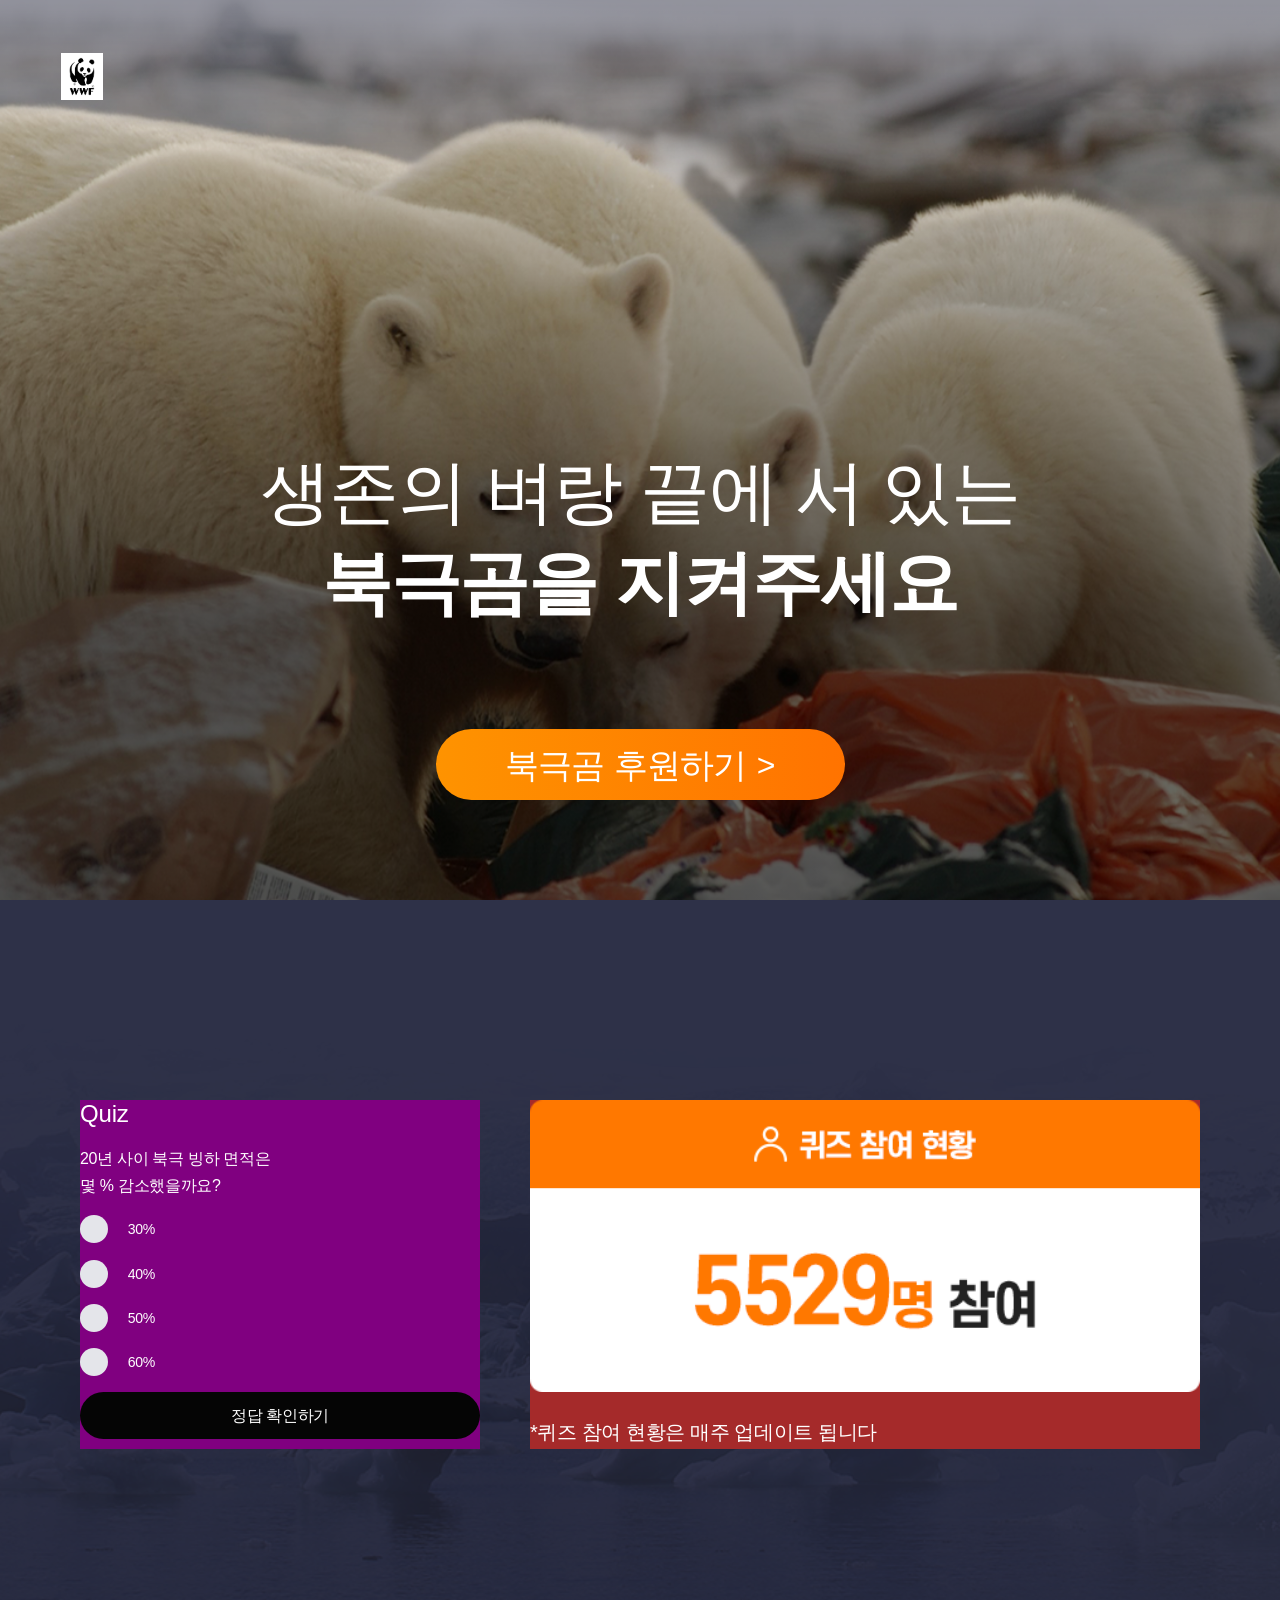
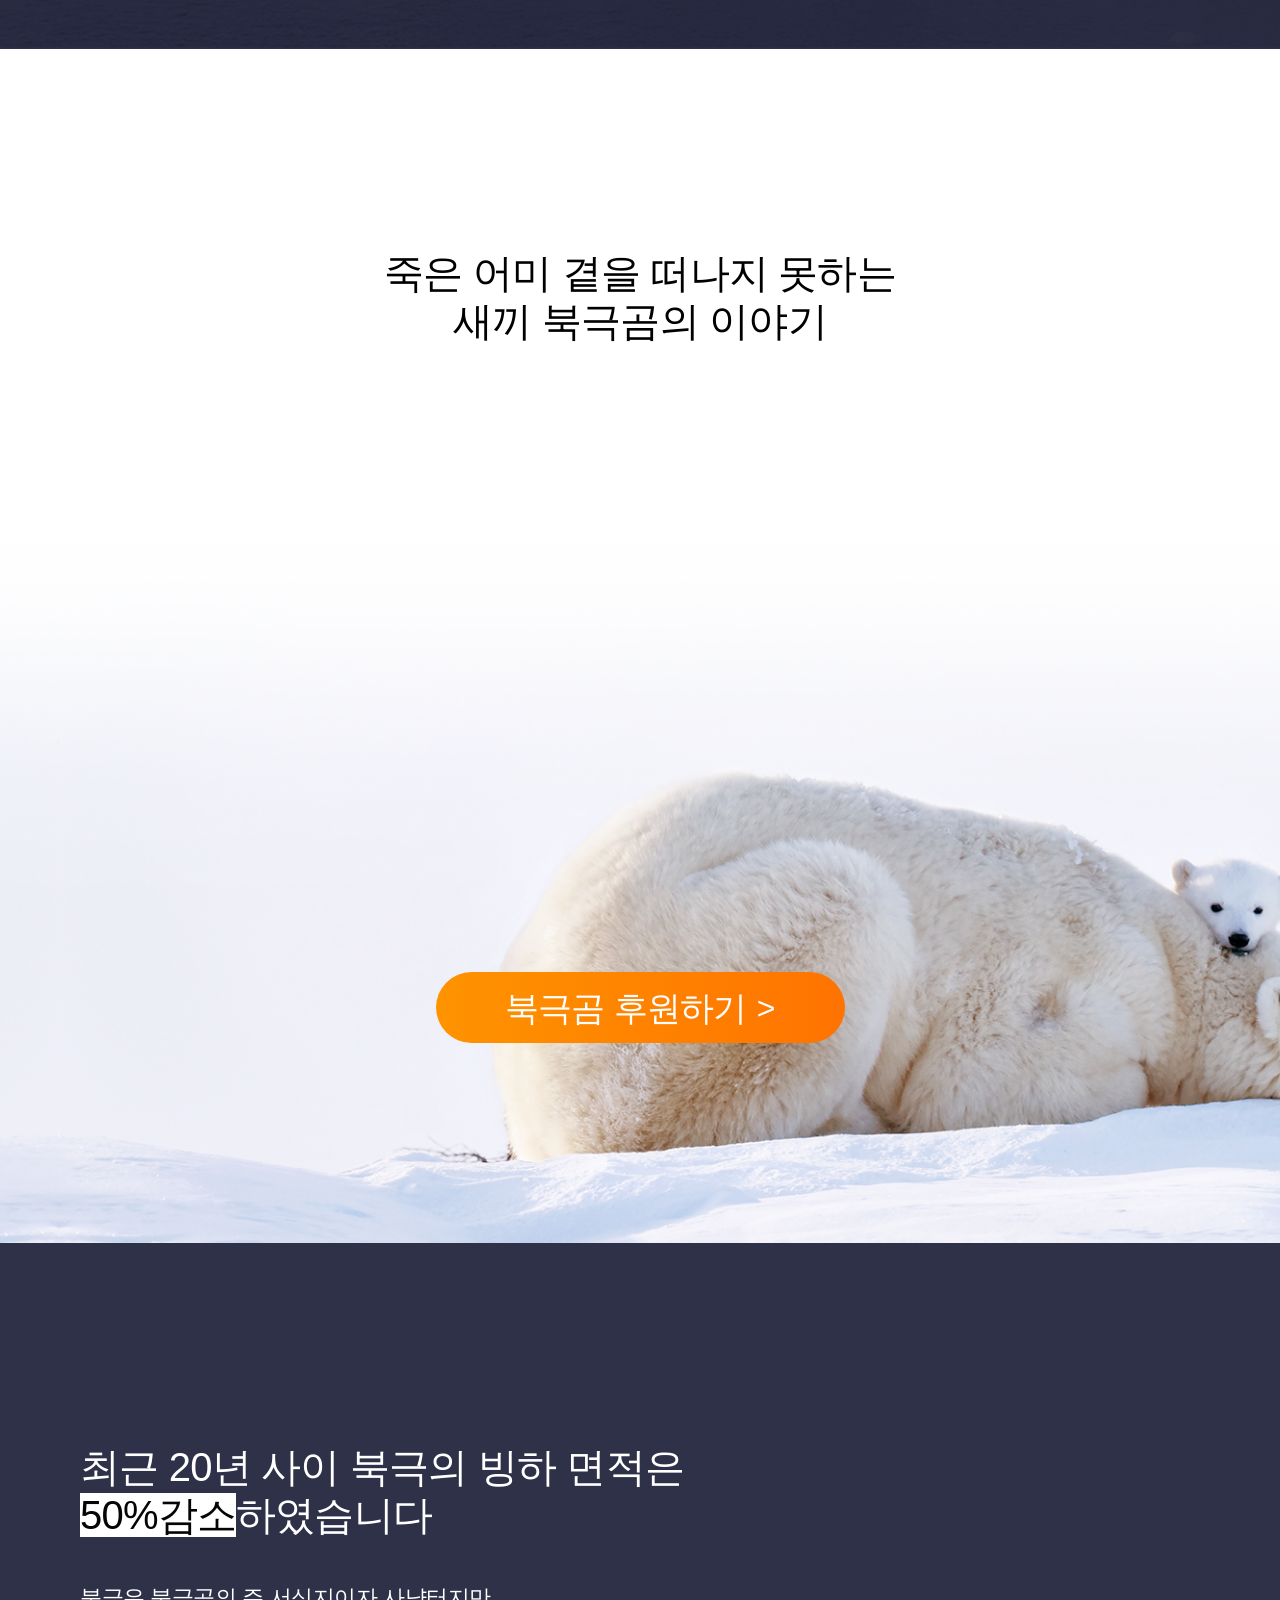
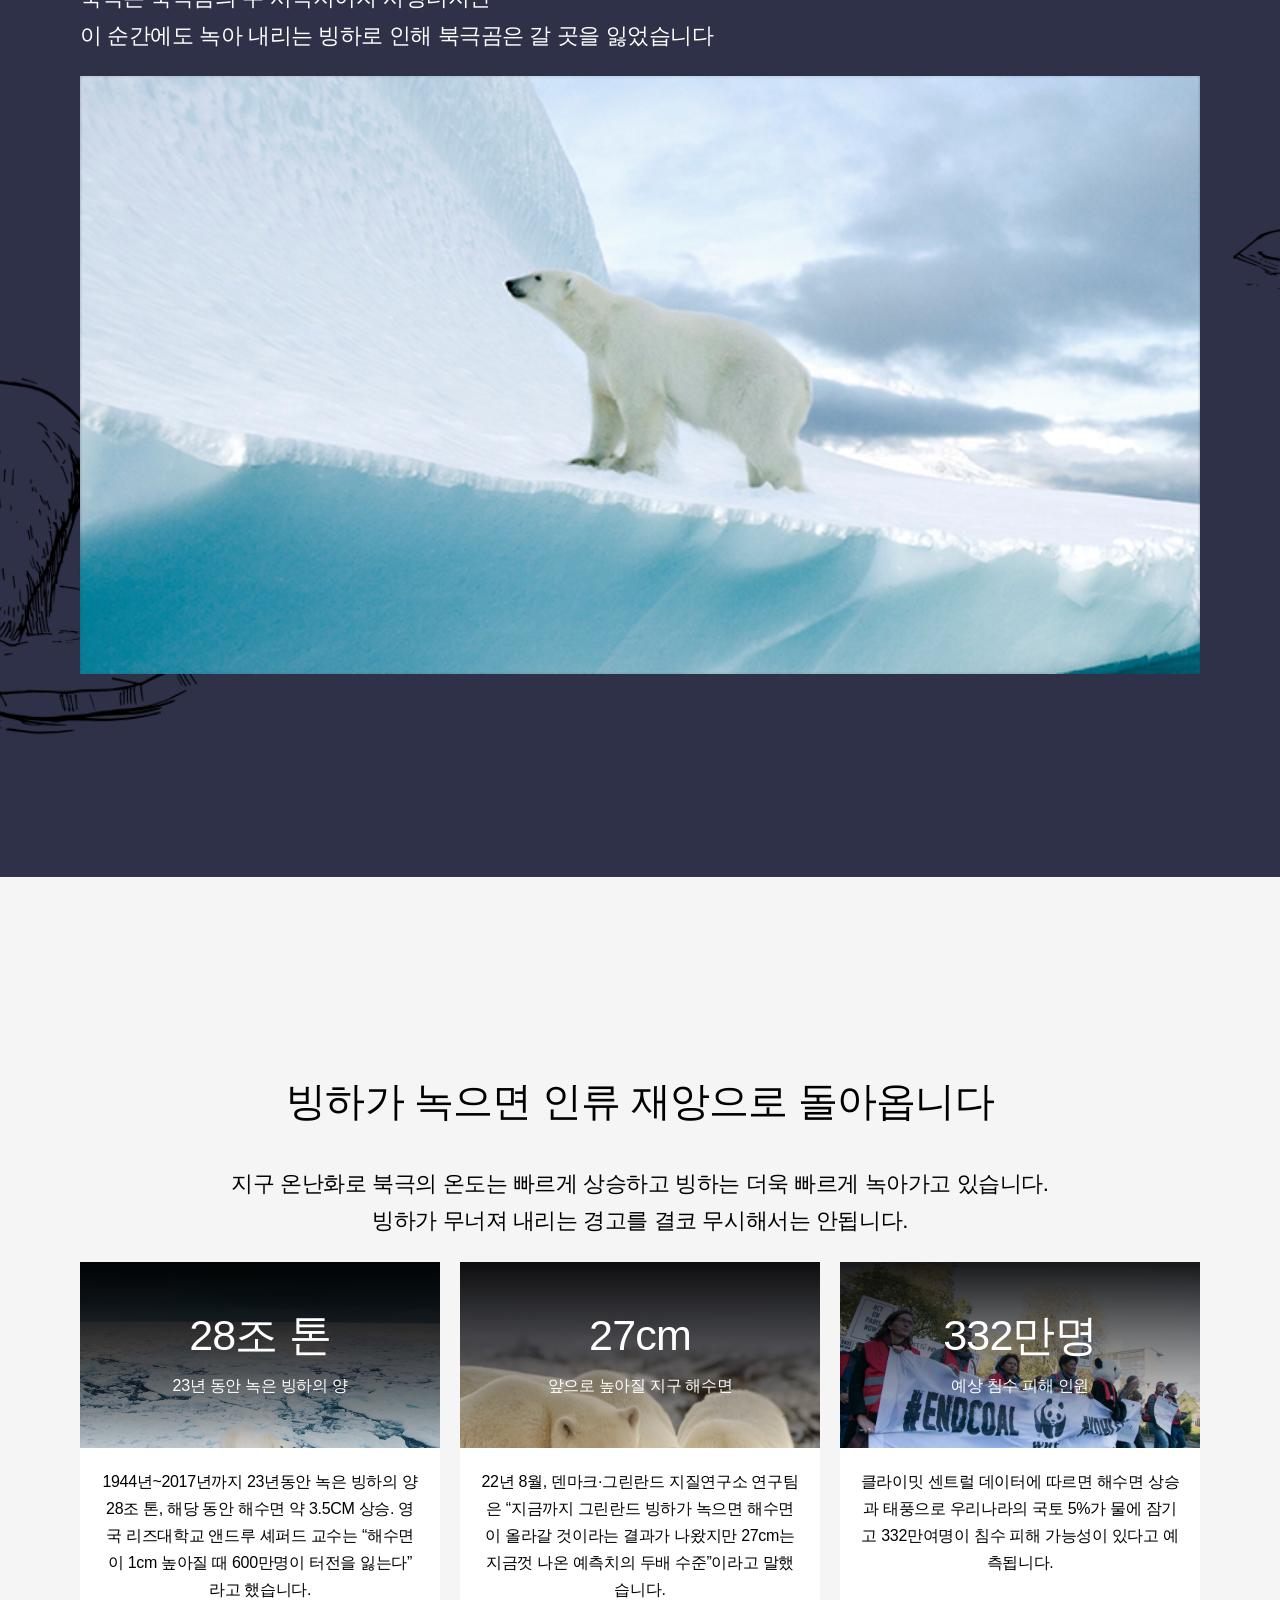
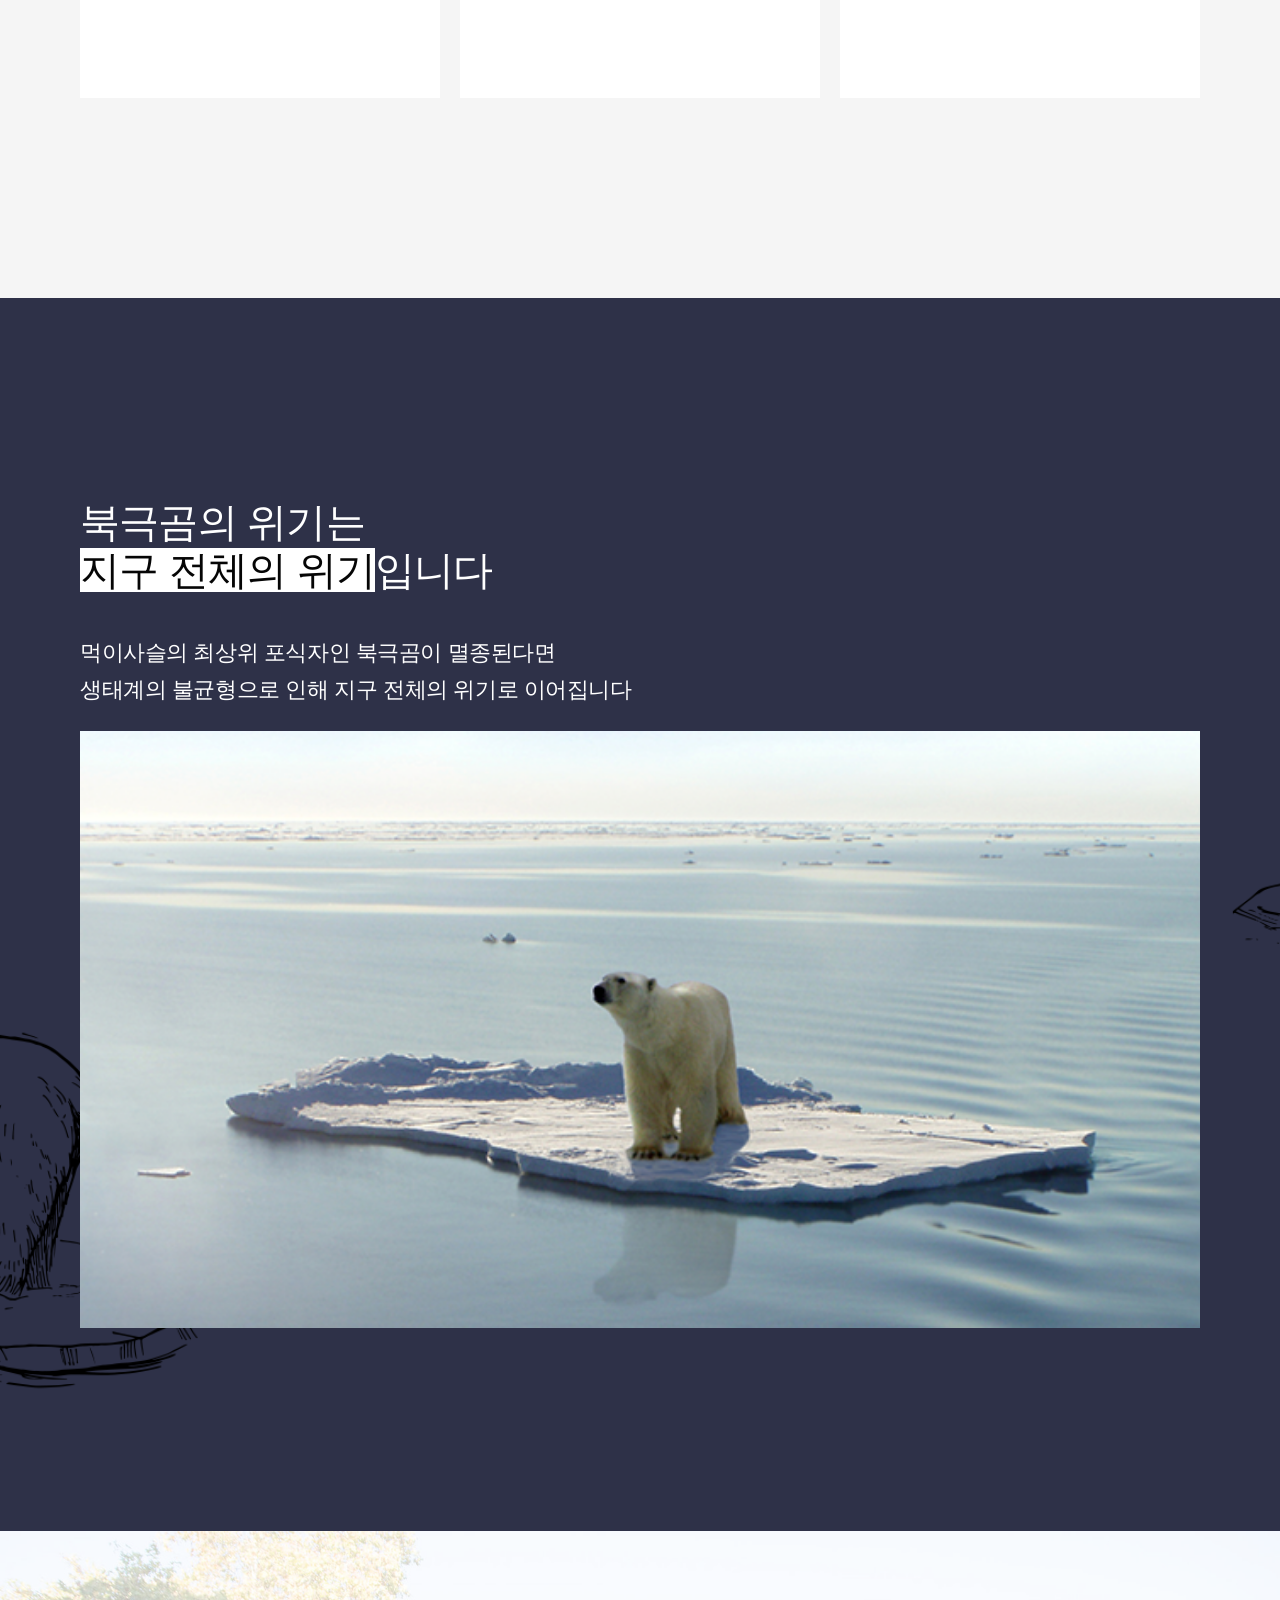
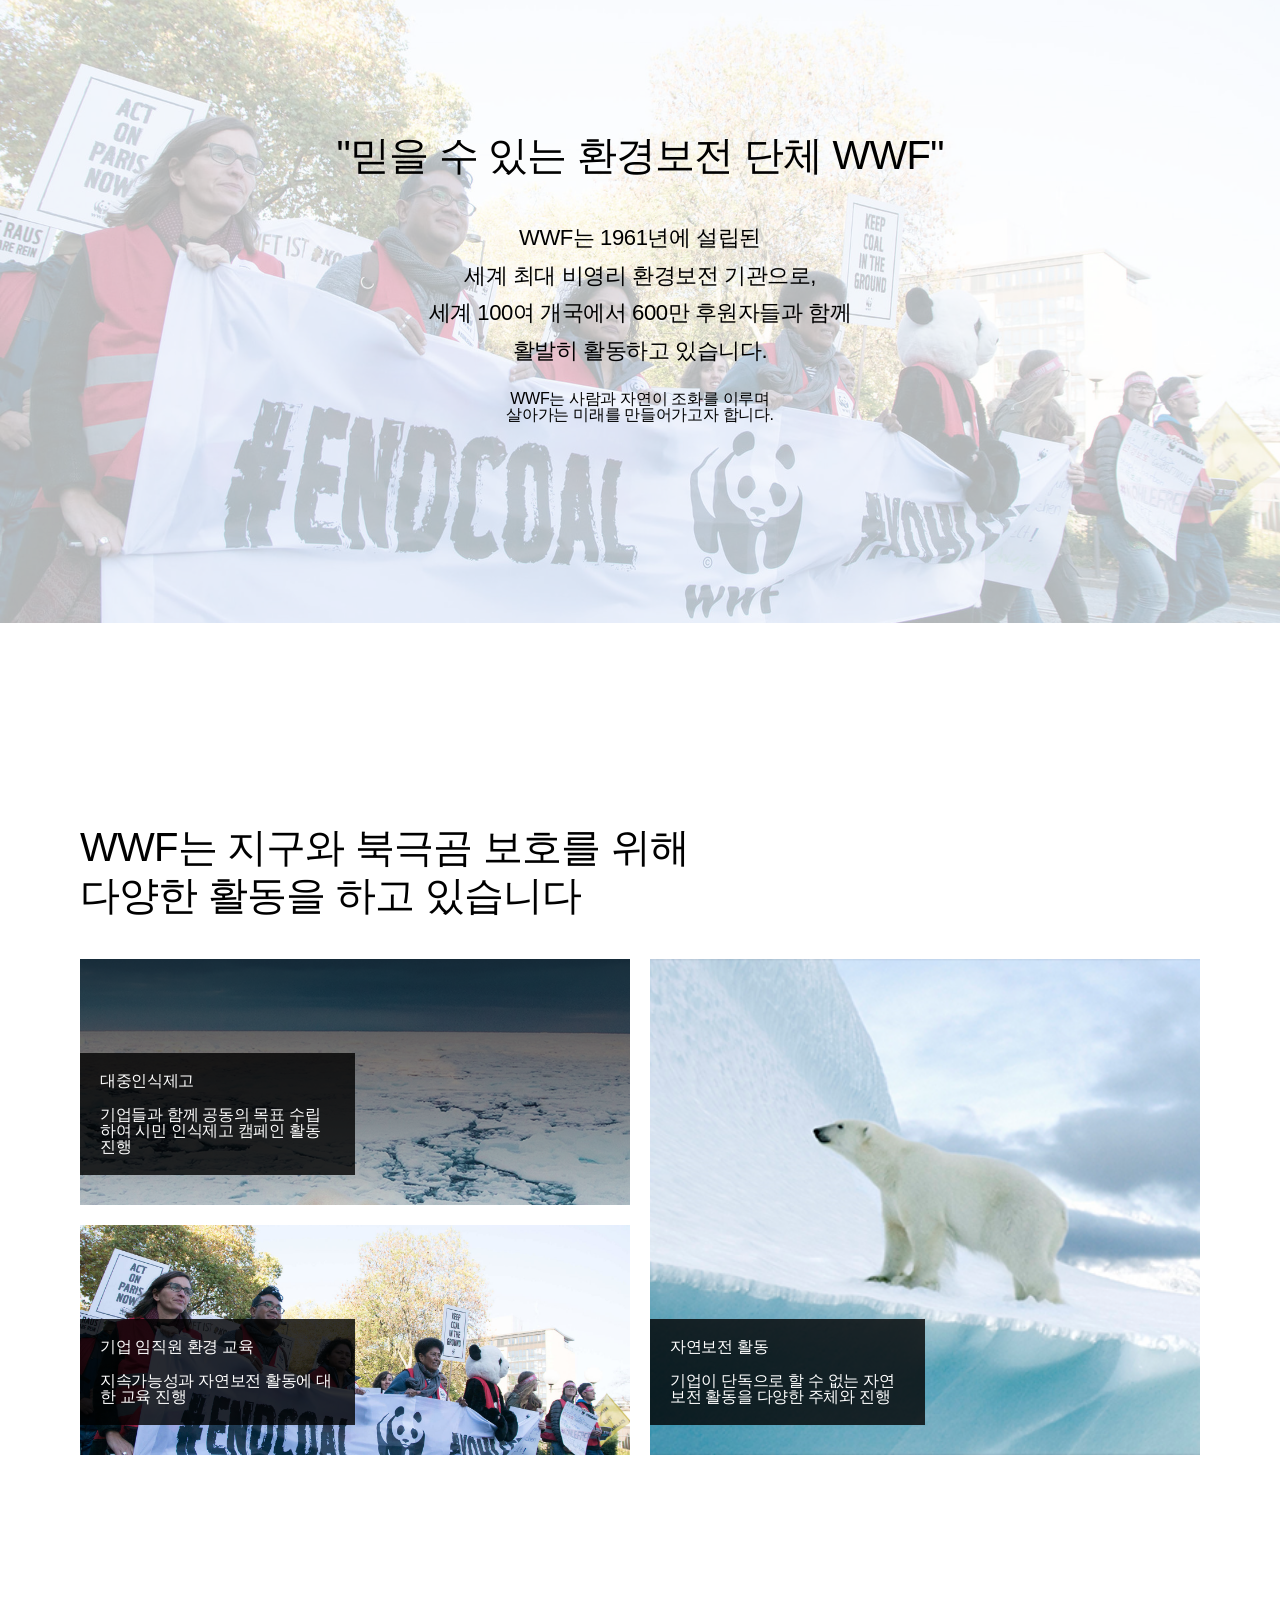
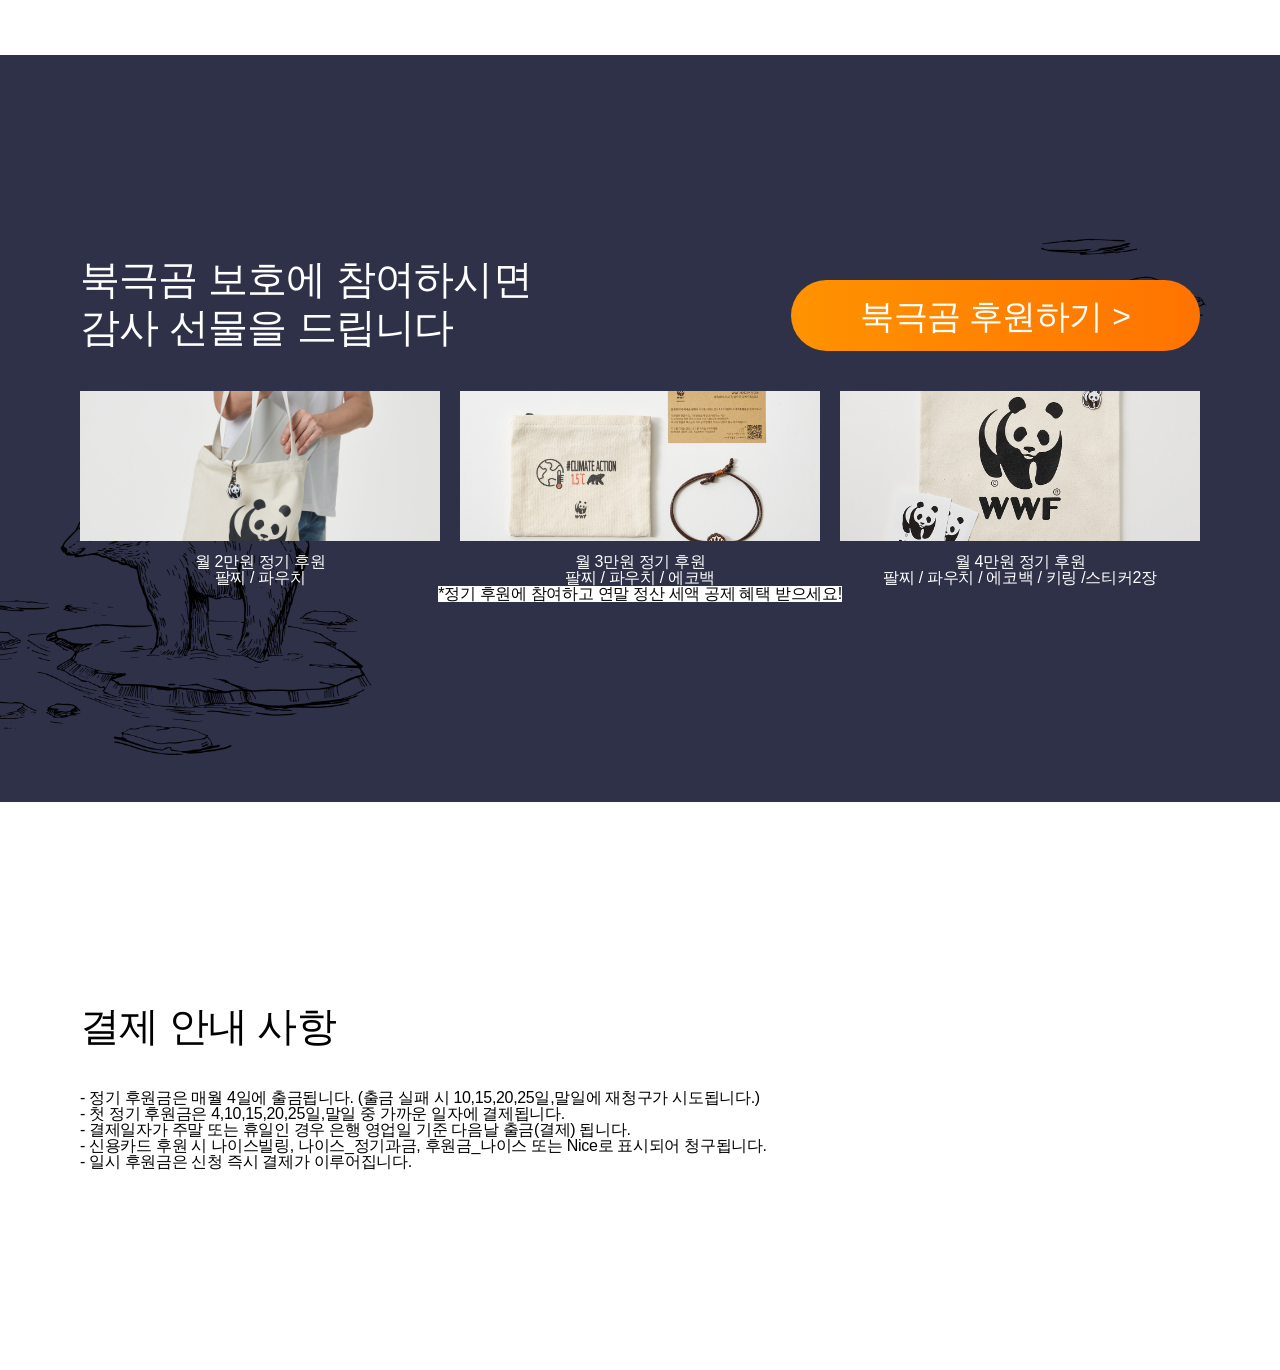
<file: index.html>
<!DOCTYPE html>
<html lang="ko">
<head>
    <meta charset="UTF-8">
    <meta name="viewport" content="width=device-width, initial-scale=1.0">
    <meta name="keywords" content="">
    <meta name="description" content="">
    <title>WWF | 북극곰 보호 캠페인</title>
    <link rel="shortcut icon" href="./images/logo.jpg" type="image/x-icon">
    <link rel="stylesheet" href="./styles/reset.css">
    <link rel="stylesheet" href="./styles/common.css">
    <link rel="stylesheet" href="./styles/index.css">
    <link rel="stylesheet" href="./styles/responsive.css">
</head>
<body>
    <div id="wrap">
        <!-- 1행 캠페인 표지 -->
        <section class="container intro">
            <p class="logo"><img src="./images/logo.jpg" alt="wwf"></p>
            <h1><span>생존의 벼랑 끝에 서 있는</span><span>북극곰을 지켜주세요</span></h1>
            <a href="#" class="sponsor_btn"><em>북극곰 후원하기</em><!-- after --></a>
        </section>
        <!-- 2행 퀴즈 -->
        <div class="container quiz_bg">
            <section class="contents quiz">
                <div class="quiz_list">
                    <h1>Quiz</h1>
                    <h2><span>20년 사이 북극 빙하 면적은</span><span>몇 % 감소했을까요?</span></h2>
                    <form action="#" method="get" id="quiz_frm">
                        <ul>
                            <li>
                                <input type="radio" name="quiz_group" id="q30" value="q30">
                                <label for="q30">30%</label>
                            </li>
                            <li>
                                <input type="radio" name="quiz_group" id="q40" value="q40">
                                <label for="q40">40%</label>
                            </li>
                            <li>
                                <input type="radio" name="quiz_group" id="q50" value="q50">
                                <label for="q50">50%</label>
                            </li>
                            <li>
                                <input type="radio" name="quiz_group" id="q60" value="q60">
                                <label for="q60">60%</label>
                            </li>
                        </ul>
                        <button type="button" id="answer_btn">정답 확인하기</button>
                    </form>
                </div>
                <div class="quiz_status">
                    <img src="./images/quiz_contents.png" alt="">
                    <p>*퀴즈 참여 현황은 매주 업데이트 됩니다</p>
                </div>
            </section>
        </div>
        <!-- 3행 영상 -->
        <div class="container video_bg">
            <div class="contents video">
                <h1>죽은 어미 곁을 떠나지 못하는<br>새끼 북극곰의 이야기</h1>
                <iframe src="https://www.youtube.com/embed/u9V5MBqhLRc" title="기후변화를 막고 녹아내리는 북극에서 북극곰을 지켜주세요!" frameborder="0" allow="accelerometer; autoplay; clipboard-write; encrypted-media; gyroscope; picture-in-picture; web-share" referrerpolicy="strict-origin-when-cross-origin" allowfullscreen></iframe>
                <a href="#" class="sponsor_btn"><em>북극곰 후원하기</em><!-- after --></a>
            </div>
        </div>
        <!-- 4행 50감소 -->
        <div class="container reduction_bg">
            <div class="contents reduction">
                <h1>최근 20년 사이 북극의 빙하 면적은<br><span class="highlight">50%감소</span>하였습니다</h1>
                <p>북극은 북극곰의 주 서식지이자 사냥터지만<br>이 순간에도 녹아 내리는 빙하로 인해 북극곰은 갈 곳을 잃었습니다</p>
                <p><img src="./images/reduction_50.png" alt=""></p>
            </div>
        </div>
        <!-- 5행 인류재앙 -->
        <div class="container humanity_bg">
            <div class="contents humanity">
                <h1>빙하가 녹으면 인류 재앙으로 돌아옵니다</h1>
                <p>지구 온난화로 북극의 온도는 빠르게 상승하고 빙하는 더욱 빠르게 녹아가고 있습니다.<br>빙하가 무너져 내리는 경고를 결코 무시해서는 안됩니다.</p>
                <ul class="list">
                    <li>
                        <dl>
                            <dt>28조 톤</dt>
                            <dd>23년 동안 녹은 빙하의 양</dd>
                        </dl>
                        <div class="txt">
                            <p>1944년~2017년까지 23년동안 녹은 빙하의 양 28조 톤, 해당 동안 해수면 약 3.5CM 상승. 영국 리즈대학교 앤드루 셰퍼드 교수는 “해수면이 1cm 높아질 때 600만명이 터전을 잃는다” 라고 했습니다.</p>
                        </div>
                    </li>
                    <li>
                        <dl>
                            <dt>27cm</dt>
                            <dd>앞으로 높아질 지구 해수면</dd>
                        </dl>
                        <div class="txt">
                            <p>22년 8월, 덴마크·그린란드 지질연구소 연구팀은 “지금까지 그린란드 빙하가 녹으면 해수면이 올라갈 것이라는 결과가 나왔지만 27cm는 지금껏 나온 예측치의 두배 수준”이라고 말했습니다.</p>
                        </div>
                    </li>
                    <li>
                        <dl>
                            <dt>332만명</dt>
                            <dd>예상 침수 피해 인원</dd>
                        </dl>
                        <div class="txt">
                            <p>클라이밋 센트럴 데이터에 따르면 해수면 상승과 태풍으로 우리나라의 국토 5%가 물에 잠기고 332만여명이 침수 피해 가능성이 있다고 예측됩니다.</p>
                        </div>
                    </li>
                </ul>
            </div>
        </div>
        <!-- 6행 빙하위기 -->
        <div class="container crisis_bg">
            <div class="contents crisis">
                <h1>북극곰의 위기는<br><span class="highlight">지구 전체의 위기</span>입니다</h1>
                <p>먹이사슬의 최상위 포식자인 북극곰이 멸종된다면<br>생태계의 불균형으로 인해 지구 전체의 위기로 이어집니다</p>
                <p><img src="./images/bg2.png" alt=""></p>
            </div>
        </div>
        <!-- 7행 WWF단체소개 -->
        <div class="container wwf_bg">
            <div class="contents wwf">
                <h1>"믿을 수 있는 환경보전 단체 WWF"</h1>
                <p>WWF는 1961년에 설립된<br>세계 최대 비영리 환경보전 기관으로,<br>세계 100여 개국에서 600만 후원자들과 함께<br>활발히 활동하고 있습니다.</p>
                <p>WWF는 사람과 자연이 조화를 이루며<br>살아가는 미래를 만들어가고자 합니다.</p>
            </div>
        </div>
        <!-- 8행 활동내역 -->
        <div class="container activity_bg">
            <div class="contents activity">
                <h1>WWF는 지구와 북극곰 보호를 위해<br>다양한 활동을 하고 있습니다</h1>
                <ul class="details">
                    <li>
                        <dl class="txt">
                            <dt>대중인식제고</dt>
                            <dd>기업들과 함께 공동의 목표 수립하여 시민 인식제고 캠페인 활동 진행</dd>
                        </dl>
                    </li>
                    <li>
                        <dl class="txt">
                            <dt>기업 임직원 환경 교육</dt>
                            <dd>지속가능성과 자연보전 활동에 대한 교육 진행</dd>
                        </dl>
                    </li>
                    <li>
                        <dl class="txt">
                            <dt>자연보전 활동</dt>
                            <dd>기업이 단독으로 할 수 없는 자연보전 활동을 다양한 주체와 진행</dd>
                        </dl>
                    </li>
                </ul>
            </div>
        </div>
        <!-- 9행 선물정보 -->
        <div class="container gift_bg">
            <div class="contents gift">
                <div class="title">
                    <h1>북극곰 보호에 참여하시면<br>감사 선물을 드립니다</h1>
                    <a href="#" class="sponsor_btn"><em>북극곰 후원하기</em><!-- after --></a>
                </div>
                <ul class="gift_list">
                    <li><!-- img -->
                        <p class="photo"><img src="./images/freebie1.jpg" alt=""></p>
                        <h2>월 2만원 정기 후원</h2>
                        <p>팔찌 / 파우치</p>
                    </li>
                    <li>
                        <p class="photo"><!-- bg --></p>
                        <h2>월 3만원 정기 후원</h2>
                        <p>팔찌 / 파우치 / 에코백</p>
                    </li>
                    <li>
                        <p class="photo"><!-- bg --></p>
                        <h2>월 4만원 정기 후원</h2>
                        <p>팔찌 / 파우치 / 에코백 / 키링 /스티커2장</p>
                    </li>
                </ul>
                <p class="info">*정기 후원에 참여하고 연말 정산 세액 공제 혜택 받으세요!</p>
            </div>
        </div>
        <!-- 10행 안내 -->
        <div class="container payment_bg">
            <div class="contents payment">
                <h1>결제 안내 사항</h1>
                <ul>
                    <li>- 정기 후원금은 매월 4일에 출금됩니다. (출금 실패 시 10,15,20,25일,말일에 재청구가 시도됩니다.)</li>
                    <li>- 첫 정기 후원금은 4,10,15,20,25일,말일 중 가까운 일자에 결제됩니다.</li>
                    <li>- 결제일자가 주말 또는 휴일인 경우 은행 영업일 기준 다음날 출금(결제) 됩니다.</li>
                    <li>- 신용카드 후원 시 나이스빌링, 나이스_정기과금, 후원금_나이스 또는 Nice로 표시되어 청구됩니다.</li>
                    <li>- 일시 후원금은 신청 즉시 결제가 이루어집니다.</li>
                </ul>
            </div>
        </div>
    </div>
</body>
</html>
</file>
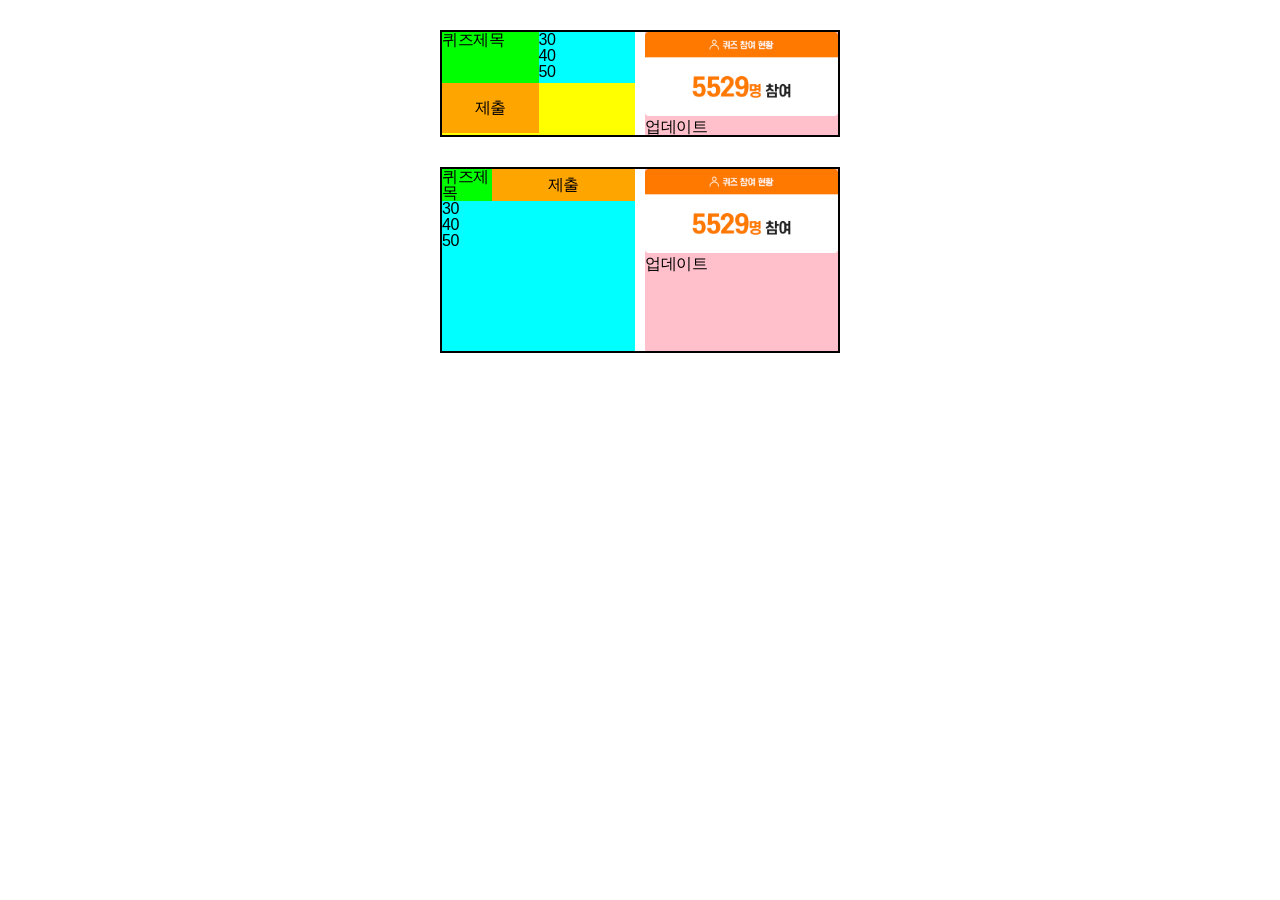
<file: flex_grid.html>
<!DOCTYPE html>
<html lang="ko">
<head>
    <meta charset="UTF-8">
    <meta name="viewport" content="width=device-width, initial-scale=1.0">
    <title>flex_grid 비교연습용</title>
    <link rel="stylesheet" href="./styles/reset.css">
    <style>
        /* 내부스타일시트 작성위치 */
        /* 공통 */
        .contents {
            width:400px; margin:30px auto;
            border:2px solid black;
        }
        .contents img {width:100%;}
        .contents .quiz {background:yellow;}
        .contents .info {background:pink;}
        /* flex */
        .flex {
            display:flex;/* quiz + info 정렬위한준비 */
            gap:10px;
        }
        .flex .quiz {
            flex:1; /* width:50%; */
            display:flex;/* h2+ol+btn 정렬위한준비 */
            flex-flow:row wrap;
        }
        .flex .quiz > * {width:50%;}
        .flex .quiz h2 {background:lime;}
        .flex .quiz ol {background:aqua;}
        .flex .quiz #btn {background:orange; height:50px;}
        .flex .info {flex:1; /* width:50%; */}
        /* grid */
        .grid {
            display:grid;/* quiz + info 정렬위한준비 */
            grid-template-columns:1fr 1fr;
            /* grid-template-rows:100px 200px; */
            gap:10px;
        }
        .grid .quiz {
            display:grid;/* h2+ol+btn 정렬위한 부모명령 */
            /* grid-template-columns: 1fr 1fr;
            grid-template-rows: 1fr 50px; */
            grid-template-areas:
                'title btn'
                'list list';
            grid-template-columns:50px 1fr;
            grid-template-rows:1fr 150px;
        }
        .grid .quiz h2 {grid-area:title; background:lime;}
        .grid .quiz ol {grid-area:list; background:aqua;}
        .grid .quiz #btn {grid-area:btn; background:orange;}
        .grid .info {}
        /* 
        정렬 자식이 2개 이상이고 한 방향(수평, 수직)으로만 정렬 -> flex, grid
        정렬 자식이 3개 이상이고 반응형 기기에 따라 재배열 자유 -> grid
        */
    </style>
</head>
<body>
    <div class="contents flex">
        <div class="quiz">
            <h2>퀴즈제목</h2>
            <ol>
                <li>30</li>
                <li>40</li>
                <li>50</li>
            </ol>
            <button type="button" id="btn">제출</button>
        </div>
        <div class="info">
            <img src="./images/quiz_contents.png" alt="">
            <p>업데이트</p>
        </div>
    </div>
    <div class="contents grid">
        <div class="quiz">
            <h2>퀴즈제목</h2>
            <ol>
                <li>30</li>
                <li>40</li>
                <li>50</li>
            </ol>
            <button type="button" id="btn">제출</button>
        </div>
        <div class="info">
            <img src="./images/quiz_contents.png" alt="">
            <p>업데이트</p>
        </div>
    </div>
</body>
</html>
</file>
<file: styles/common.css>
/* 공통 common.css */
#wrap {}
#wrap * {transition:all 0.3s;}
#wrap .container {
    min-width:320px;
    background-size:cover; background-position:center;
    padding:70px 15px;
}
#wrap .container .contents {max-width:1250px; margin:0 auto;}
#wrap .container .contents h1 {
    font-size:1.38rem; font-weight:500; line-height:1.2; margin:0 0 40px;
}
#wrap .container .contents h1 .highlight {
    background-color:#fff; color:#050505; font-weight:500;
}
#wrap .container .contents h1+p {
    font-size:0.81rem; line-height:1.7; font-weight:500; margin:0 0 22px;
}
/* mobile design - .sponsor_btn */
#wrap .container .sponsor_btn {
    width:164px; height:41px; display:block; margin:0 auto;
    background:linear-gradient(90deg, #FE9300, #FF7300);
    border-radius:37.5px;
    display:flex; flex-flow:row nowrap; gap:10px;
    justify-content: center; align-items: center;
}
#wrap .container .sponsor_btn::after {
    content:'>'; display:block; 
    color:#fff; font-size:0.75rem;
    transition:font-weight 0.3s;
}
#wrap .container .sponsor_btn em {
    color:#fff; font-weight:500;
}
#wrap .container .sponsor_btn:hover::after {
    animation:x4 0.4s linear alternate infinite;
    font-weight:600; 
}
@keyframes x4 {
    0% {transform:translateX(0);}
    100% {transform:translateX(4px);}
}
</file>
<file: styles/index.css>
/* =================================1행 캠페인 표지(m) */
#wrap .intro {/* 북극곰배경 bg1.png */
    padding:100px 0;
    background-image:url(../images/bg1.png); /* 배경이미지 속성 사용시 다른 background-로 시작하는 배경추가속성도 생각하기 */
    background-size:auto 130%; background-position:center bottom;
    position:relative;
}
#wrap .intro > * {position:relative; z-index:100;}
#wrap .intro::after {/* 북극곰배경 위에 깔리는 반투명한 검은색배경 rgba() */
    /* 가상요소 before, after(자식)의 필수속성이 뭔지 먼저 생각하기 */
    content:''; display:block;
    background:linear-gradient(transparent, #000 69%); opacity:0.6;
    width:100%; height:100%;
    position:absolute; left:0; top:0; z-index:90; /* p,h1,a(형제들)와 겹침효과를 줄 수 있는 CSS 속성 생각하기 */
}
#wrap .intro .logo {
    width:24px; /* w,h 중 한가지값만 작성(나머지는 자동비율조정) */
    position:absolute; /* 피그마 무시기능과 동일 absolute */
    left:21px; top:18px;
}
#wrap .intro .logo img {width:100%;}/*이미지는w100%설정후부모크기,위치따라가게하는개념체크*/
#wrap .intro h1 {text-align:center; margin:0 0 50px;}
#wrap .intro h1 span {
    color:#fff; display:block;
    font-size:1.88rem; line-height:1.3; font-weight:500;
}
#wrap .intro h1 span:nth-child(1) {}
#wrap .intro h1 span:nth-child(2) {}
#wrap .intro .sponsor_btn {}
/* ================================================2행 퀴즈(m) */
#wrap .quiz_bg {
    background-image: url(../images/quiz_bg.png);
    padding:70px;
}
#wrap .quiz_bg .quiz {
    display:flex; flex-flow:column nowrap;/* t, d column -> row */
    gap:50px;
}
#wrap .quiz_bg .quiz .quiz_list {/* margin:0 0 50px; */ background:purple;}
#wrap .quiz_bg .quiz .quiz_list > * {margin:0 0 16px;}
#wrap .quiz_bg .quiz .quiz_list h1 {
    font-size:1.5rem; line-height:1.2; color:#fff;
    letter-spacing: -0.01rem; font-weight:500;
    font-family:'Noto Sans KR', sans-serif;/* 단독글꼴일경우 */
}
#wrap .quiz_bg .quiz .quiz_list h2 {}
#wrap .quiz_bg .quiz .quiz_list h2 span {
    display:block; line-height:1.7; color:#fff;
}
#wrap .quiz_bg .quiz .quiz_list h2 span:nth-child(1) {}
#wrap .quiz_bg .quiz .quiz_list h2 span:nth-child(2) {}
#wrap .quiz_bg .quiz .quiz_list #quiz_frm {margin:0;}
#wrap .quiz_bg .quiz .quiz_list #quiz_frm ul {margin:0 0 16px;}
#wrap .quiz_bg .quiz .quiz_list #quiz_frm ul li {position:relative; margin:0 0 16px;}
#wrap .quiz_bg .quiz .quiz_list #quiz_frm ul li:last-child {margin:0;}
#wrap .quiz_bg .quiz .quiz_list #quiz_frm ul li input {display:none;}
#wrap .quiz_bg .quiz .quiz_list #quiz_frm ul li input:checked + label  {
    background-image:url(../images/chk_on.svg);
}
#wrap .quiz_bg .quiz .quiz_list #quiz_frm ul li label {
    color:#fff; font-size:0.88rem; /* line-height:1.7; */
    background-image:url(../images/chk_off.svg);
    background-size:16px; background-repeat:no-repeat;
    padding-left:47.75px;
}
#wrap .quiz_bg .quiz .quiz_list #quiz_frm ul li:hover::after {
    content:''; display:block; position:absolute; left:0; bottom:-10px; 
    width:100%; height:2px; background:linear-gradient(90deg, #ff7300, transparent)
}
#wrap .quiz_bg .quiz .quiz_list #quiz_frm ul li:hover label {color:#ff7300;}
#wrap .quiz_bg .quiz .quiz_list #quiz_frm #answer_btn {
    background:#050505; color:#fff; line-height:1.7;
    padding:10px; border-radius:50px; width:100%; transition:background 0.3s;
}
#wrap .quiz_bg .quiz .quiz_list #quiz_frm #answer_btn:hover {background:#ff7300;}
#wrap .quiz_bg .quiz .quiz_status {background:brown;}
#wrap .quiz_bg .quiz .quiz_status img {width:100%;}
#wrap .quiz_bg .quiz .quiz_status p {
    line-height:1.7; color:#fff; font-size:1.25rem; margin:20px 0 0;
}
/* ============================================================3 */
#wrap .video_bg {
    background-image:url(../images/video_bg.png);
    padding:50px 15px;
}
#wrap .video_bg .video h1 {text-align:center;}
#wrap .video_bg .video iframe {width:100%; margin:0 0 70px;}
/* ============================================================4 */
#wrap .reduction_bg {
    background-image:url(../images/reduction_50_bg.png);
}
#wrap .reduction_bg .reduction h1 {color:#fff;}
#wrap .reduction_bg .reduction h1+p {color:#fff;}
#wrap .reduction_bg .reduction p img {width:100%;}
/* ============================================================5 */
#wrap .humanity_bg {
    background-color:#f5f5f5;
}
#wrap .humanity_bg .humanity h1 {text-align: center;}
#wrap .humanity_bg .humanity h1+p {text-align: center;}
#wrap .humanity_bg .humanity .list {
    display:flex; flex-flow:column nowrap; gap:20px;
    /* display:grid; grid-template-rows:1fr 1fr 1fr; */
}
#wrap .humanity_bg .humanity .list li dl {
    background-size:cover; background-position:center;
    padding:48px 0; text-align:center; position:relative;
}
#wrap .humanity_bg .humanity .list li dl * {
    color:#fff; position:relative; z-index:10;
}
#wrap .humanity_bg .humanity .list li:nth-child(1) dl {background-image:url(../images/warming_28t.png);}
#wrap .humanity_bg .humanity .list li:nth-child(2) dl {background-image:url(../images/warming_27cm.png);}
#wrap .humanity_bg .humanity .list li:nth-child(3) dl {background-image:url(../images/wwf.jpg);}
#wrap .humanity_bg .humanity .list li dl:before {
    content:''; display:block; width:100%; height:100%;
    position:absolute; left:0; top:0; z-index:9;
    background:linear-gradient(rgba(0,0,0,0.9), transparent);
}
#wrap .humanity_bg .humanity .list li dl dt {
    font-size:1.38rem; margin:0 0 11px; line-height:1.2; font-weight:500;
}
#wrap .humanity_bg .humanity .list li dl dd {line-height:1.7;}
#wrap .humanity_bg .humanity .list li .txt {background:#fff; padding:20px;}
#wrap .humanity_bg .humanity .list li .txt p {text-align:center; line-height:1.7; font-size:0.81rem;}
/* ============================================================6 */
#wrap .crisis_bg {
    background-image:url(../images/reduction_50_bg.png);
}
#wrap .crisis_bg .crisis h1 {color:#fff;}
#wrap .crisis_bg .crisis h1+p {color:#fff;}
#wrap .crisis_bg .crisis p img {width:100%;}
/* -----------------------------------------------7행 */
#wrap .wwf_bg {
    background-image: url(../images/wwf.jpg);
    position:relative;
}
#wrap .wwf_bg::before {
    position:absolute; content:''; display:block;
    width:100%; height:100%; left:0; top:0;
    background:rgba(255,255,255,0.7); z-index:9;
}
#wrap .wwf_bg .wwf {
    position:relative; z-index:10; text-align:center;
}
#wrap .wwf_bg .wwf h1 {}
#wrap .wwf_bg .wwf p {}
/* -----------------------------------------------8행 */
#wrap .activity_bg {}
#wrap .activity_bg .activity {}
#wrap .activity_bg .activity h1 {}
#wrap .activity_bg .activity .details {
    display:grid; gap:20px;
    grid-template-areas:
        'public'
        'corporation'
        'nature';
}
#wrap .activity_bg .activity .details li {
    background-size:cover; background-position:center;
    padding-top:94px;
}
#wrap .activity_bg .activity .details li:nth-child(1) {
    grid-area:public;/* 대중-grid 2차원 정렬을 위한 자식 이름 짓기 */
    background-image:url(../images/warming_28t.png);
}
#wrap .activity_bg .activity .details li:nth-child(2) {
    grid-area:corporation;/* 기업 */
    background-image:url(../images/wwf.jpg);
}
#wrap .activity_bg .activity .details li:nth-child(3) {
    grid-area:nature;/* 자연 */
    background-image:url(../images/reduction_50.png);
}
#wrap .activity_bg .activity .details li .txt {
    background-color:rgba(0,0,0,0.8);
    padding:20px;
}
#wrap .activity_bg .activity .details li .txt * {color:#fff;}
#wrap .activity_bg .activity .details li .txt dt {margin-bottom:18px;}
#wrap .activity_bg .activity .details li .txt dd {}
/* -----------------------------------------------9행 감사선물 */
#wrap .gift_bg {
    background-image:url(../images/reduction_50_bg.png);
}
#wrap .gift_bg .gift {text-align:center;}
#wrap .gift_bg .gift .title {display:flex; flex-flow:column nowrap;}
#wrap .gift_bg .gift .title h1 {text-align:left; color:#fff;}
#wrap .gift_bg .gift .title .sponsor_btn {margin:0;}
#wrap .gift_bg .gift .title .sponsor_btn em {}
#wrap .gift_bg .gift .gift_list {
    display:grid; gap:20px;
    grid-template-areas:
        'sponser2'
        'sponser3'
        'sponser4';
}
#wrap .gift_bg .gift .gift_list li {}
#wrap .gift_bg .gift .gift_list li:nth-child(1) {grid-area:sponser2;}
#wrap .gift_bg .gift .gift_list li:nth-child(2) {grid-area:sponser3;}
#wrap .gift_bg .gift .gift_list li:nth-child(3) {grid-area:sponser4;}
#wrap .gift_bg .gift .gift_list li:nth-child(2) .photo {background-image: url(../images/freebie2.jpg);}
#wrap .gift_bg .gift .gift_list li:nth-child(3) .photo {background-image: url(../images/freebie3.jpg);}
#wrap .gift_bg .gift .gift_list li .photo {
    height:150px; overflow:hidden;
    background-size:cover; background-position: center;
}
#wrap .gift_bg .gift .gift_list li .photo img {width:100%; transform:translateY(-100px);}/* 1열 */
#wrap .gift_bg .gift .gift_list li h2 {margin-top:13px;}
#wrap .gift_bg .gift .gift_list li h2+p {}
#wrap .gift_bg .gift .gift_list li h2,
#wrap .gift_bg .gift .gift_list li h2+p {text-align:center; color:#fff;}
#wrap .gift_bg .gift .info {
    background-color:#fff; color:#050505;
    display:inline-block;
}
/* -----------------------------------------------10행 결제 안내 */
</file>
<file: styles/responsive.css>
/* 반응형조건 responsive */
/* m(320~) -> t(1024~) -> d(1250~) */
@media screen and (min-width:550px) {
    /* ----------------------------------------------2행 퀴즈 */
    #wrap .quiz_bg .quiz {flex-flow:row nowrap;}
    #wrap .quiz_bg .quiz .quiz_list {width:200px;}
    #wrap .quiz_bg .quiz .quiz_status {flex:1;}
}
@media screen and (min-width:860px) {
    #wrap .intro {padding:300px 0 100px;}
    /* -------------------------------------------3행~6행 공통 */
    #wrap .container {padding:200px 80px;}
    #wrap .container .contents h1 {font-size:2.5rem; margin:0 0 40px;}
    #wrap .container .contents h1+p {font-size:1.38rem;}
    /* -------------------------------------------3행 */
    #wrap .video_bg .video h1 {margin:0 0 70px;}
    #wrap .video_bg .video iframe {height:484px;}
    /* -------------------------------------------5행 */
    #wrap .humanity_bg .humanity .list {flex-flow:row nowrap;}
    #wrap .humanity_bg .humanity .list li {flex:1;}
    #wrap .humanity_bg .humanity .list li dl dt {font-size:2.69rem;}
    #wrap .humanity_bg .humanity .list li .txt {height:250px;}
    #wrap .humanity_bg .humanity .list li .txt p {font-size:1rem;}
    /* -----------------------------------------9행 */
    #wrap .gift_bg .gift .title {
        flex-flow:row nowrap;
        justify-content:space-between;
        align-items:flex-end; margin:0 0 40px;
    }
    #wrap .gift_bg .gift .title h1 {margin:0;}
    #wrap .gift_bg .gift .gift_list {
        grid-template-areas:
            'sponser2 sponser3'
            'sponser4 sponser4';
        grid-template-columns: 1fr 1fr;
    }
}/* 860~1023 */
@media screen and (min-width:1024px) {
    #wrap .intro {padding:410px 0 100px;}
    #wrap .intro .logo {width:32px; left:36px; top:30px;}
    #wrap .intro h1 {margin:0 0 100px;}
    #wrap .intro h1 span {font-size:3.13rem; font-weight:600;}
    #wrap .container .sponsor_btn {width:238px; height:60px;}
    #wrap .container .sponsor_btn em {font-size:1.38rem;}
    #wrap .container .sponsor_btn::after {font-size:1rem;}
    /* ----------------------------------------------2행 퀴즈 */
    #wrap .quiz_bg .quiz .quiz_list {width:400px;}
    #wrap .quiz_bg .quiz .quiz_list #quiz_frm ul li label  {
        background-size:28px; display:block; line-height: 2;
    }
    /* -----------------------------------------------8행 */
    #wrap .activity_bg .activity .details {
        grid-template-areas:
            'public nature '
            'corporation nature';
        grid-template-columns:1fr 1fr;
    }
    #wrap .activity_bg .activity .details li {position:relative; padding-bottom:30px;}
    #wrap .activity_bg .activity .details li .txt {width:50%;}
    #wrap .activity_bg .activity .details li:last-child .txt {
        position:absolute; left:0; bottom:30px;
    }
    /* -------------------------------------9행 */
    #wrap .gift_bg .gift .gift_list {
        grid-template-areas:
            'sponser2 sponser3 sponser4';
        grid-template-columns: 1fr 1fr 1fr;
    }
    #wrap .gift_bg .gift .gift_list li .photo img {transform:translateY(0);}
}/* 1024~1249 */
@media screen and (min-width:1250px) {
    #wrap .intro {padding:447px 0 100px;}
    #wrap .intro .logo {width:42px; left:61px; top:53px;}
    #wrap .intro h1 span {font-size:4.38rem;}
    #wrap .intro h1 span:nth-child(1) {font-weight:400;}
    #wrap .intro h1 span:nth-child(2) {font-weight:700;}
    #wrap .container .sponsor_btn {width:409px; height:71px;}
    #wrap .container .sponsor_btn em {font-size:2.13rem;}
    #wrap .container .sponsor_btn::after {font-size:2rem;}
}/* 1250~max */
</file>
